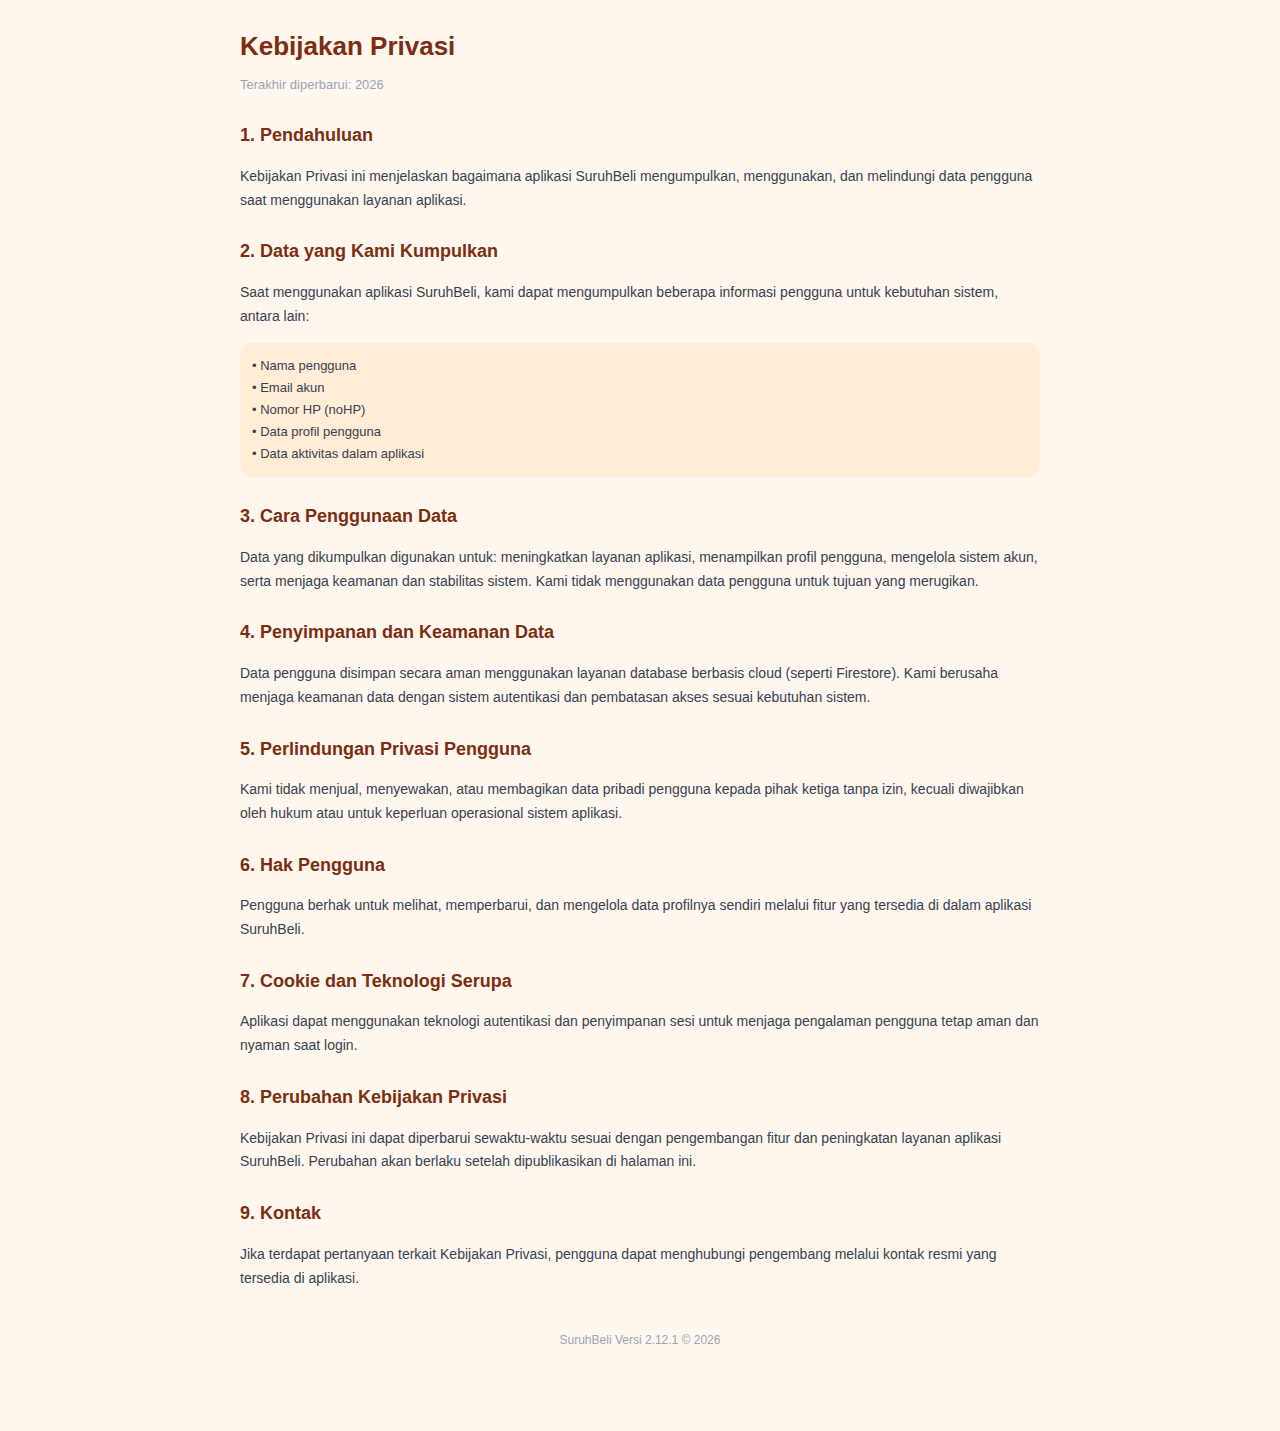
<file: kebijakan.html>
<!DOCTYPE html>
<html lang="id">
<head>
<meta charset="UTF-8">
<meta name="viewport" content="width=device-width, initial-scale=1.0, maximum-scale=1.0, user-scalable=no">
<meta name="apple-mobile-web-app-capable" content="yes">
<meta name="mobile-web-app-capable" content="yes">
<meta name="apple-mobile-web-app-status-bar-style" content="default">
<meta name="apple-mobile-web-app-title" content="SuruhBeli">
  <link rel="manifest" href="manifest.json">
  <meta name="theme-color" content="#FB923C">
  <link rel="icon" href="ikon-512.png">
<title>Kebijakan Privasi - SuruhBeli</title>

<style>
/* ===== PAGE ZOOM OUT ANIMATION (MULUS, TANPA BOUNCE) ===== */
body{
  animation: pageZoomOut 0.35s ease forwards;
  transform-origin: center;
}

@keyframes pageZoomOut{
  0%{
    opacity: 0;
    transform: scale(1.05); /* mulai sedikit lebih besar */
  }
  100%{
    opacity: 1;
    transform: scale(1);    /* normal */
  }
}
body{
  margin:0;
  font-family:'Nunito',sans-serif;
  background:#FFF7ED;
  color:#374151;
  line-height:1.7;
}

.container{
  max-width:800px;
  margin:auto;
  padding:24px 18px 80px;
}

.title{
  font-size:26px;
  font-weight:800;
  color:#7C2D12;
  margin-bottom:6px;
}

.subtitle{
  font-size:13px;
  color:#9CA3AF;
  margin-bottom:24px;
}

.section{
  margin-bottom:24px;
}

.section h2{
  font-size:18px;
  color:#7C2D12;
  margin-bottom:8px;
  font-weight:800;
}

.section p{
  font-size:14px;
}

.highlight{
  background:#FFEDD5;
  padding:12px;
  border-radius:12px;
  font-size:13px;
  margin-top:10px;
}

.footer{
  text-align:center;
  font-size:12px;
  color:#9CA3AF;
  margin-top:40px;
}
</style>
</head>
<body>

<div class="container">

  <div class="title">Kebijakan Privasi</div>
  <div class="subtitle">Terakhir diperbarui: 2026</div>

  <div class="section">
    <h2>1. Pendahuluan</h2>
    <p>
      Kebijakan Privasi ini menjelaskan bagaimana aplikasi SuruhBeli
      mengumpulkan, menggunakan, dan melindungi data pengguna saat
      menggunakan layanan aplikasi.
    </p>
  </div>

  <div class="section">
    <h2>2. Data yang Kami Kumpulkan</h2>
    <p>
      Saat menggunakan aplikasi SuruhBeli, kami dapat mengumpulkan beberapa
      informasi pengguna untuk kebutuhan sistem, antara lain:
    </p>
    <div class="highlight">
      • Nama pengguna<br>
      • Email akun<br>
      • Nomor HP (noHP)<br>
      • Data profil pengguna<br>
      • Data aktivitas dalam aplikasi
    </div>
  </div>

  <div class="section">
    <h2>3. Cara Penggunaan Data</h2>
    <p>
      Data yang dikumpulkan digunakan untuk:
      meningkatkan layanan aplikasi, menampilkan profil pengguna,
      mengelola sistem akun, serta menjaga keamanan dan stabilitas sistem.
      Kami tidak menggunakan data pengguna untuk tujuan yang merugikan.
    </p>
  </div>

  <div class="section">
    <h2>4. Penyimpanan dan Keamanan Data</h2>
    <p>
      Data pengguna disimpan secara aman menggunakan layanan database
      berbasis cloud (seperti Firestore). Kami berusaha menjaga keamanan
      data dengan sistem autentikasi dan pembatasan akses sesuai kebutuhan sistem.
    </p>
  </div>

  <div class="section">
    <h2>5. Perlindungan Privasi Pengguna</h2>
    <p>
      Kami tidak menjual, menyewakan, atau membagikan data pribadi pengguna
      kepada pihak ketiga tanpa izin, kecuali diwajibkan oleh hukum atau
      untuk keperluan operasional sistem aplikasi.
    </p>
  </div>

  <div class="section">
    <h2>6. Hak Pengguna</h2>
    <p>
      Pengguna berhak untuk melihat, memperbarui, dan mengelola data profilnya
      sendiri melalui fitur yang tersedia di dalam aplikasi SuruhBeli.
    </p>
  </div>

  <div class="section">
    <h2>7. Cookie dan Teknologi Serupa</h2>
    <p>
      Aplikasi dapat menggunakan teknologi autentikasi dan penyimpanan sesi
      untuk menjaga pengalaman pengguna tetap aman dan nyaman saat login.
    </p>
  </div>

  <div class="section">
    <h2>8. Perubahan Kebijakan Privasi</h2>
    <p>
      Kebijakan Privasi ini dapat diperbarui sewaktu-waktu sesuai dengan
      pengembangan fitur dan peningkatan layanan aplikasi SuruhBeli.
      Perubahan akan berlaku setelah dipublikasikan di halaman ini.
    </p>
  </div>

  <div class="section">
    <h2>9. Kontak</h2>
    <p>
      Jika terdapat pertanyaan terkait Kebijakan Privasi, pengguna dapat
      menghubungi pengembang melalui kontak resmi yang tersedia di aplikasi.
    </p>
  </div>

  <div class="footer">
    SuruhBeli Versi 2.12.1 © 2026
  </div>

</div>

</body>
</html>
</file>
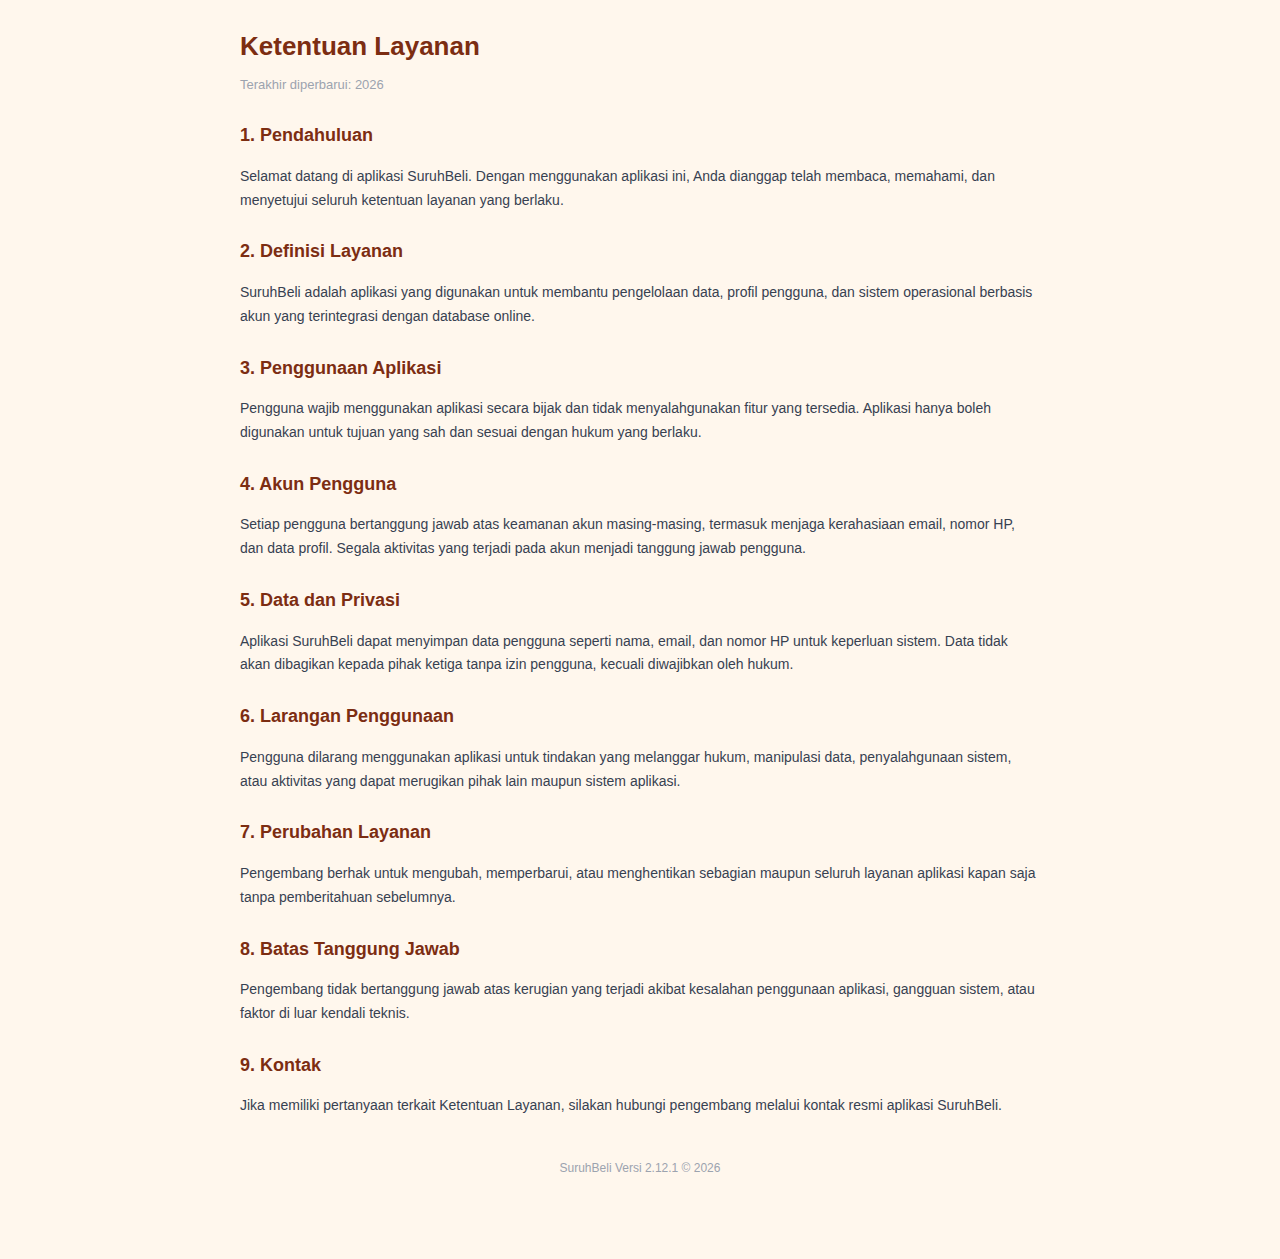
<file: ketentuan.html>
<!DOCTYPE html>
<html lang="id">
<head>
<meta charset="UTF-8">
<meta name="viewport" content="width=device-width, initial-scale=1.0, maximum-scale=1.0, user-scalable=no">
<meta name="apple-mobile-web-app-capable" content="yes">
<meta name="mobile-web-app-capable" content="yes">
<meta name="apple-mobile-web-app-status-bar-style" content="default">
<meta name="apple-mobile-web-app-title" content="SuruhBeli">
  <link rel="manifest" href="manifest.json">
  <meta name="theme-color" content="#FB923C">
  <link rel="icon" href="ikon-512.png">
<title>Ketentuan Layanan - SuruhBeli</title>

<style>
/* ===== PAGE ZOOM OUT ANIMATION (MULUS, TANPA BOUNCE) ===== */
body{
  animation: pageZoomOut 0.35s ease forwards;
  transform-origin: center;
}

@keyframes pageZoomOut{
  0%{
    opacity: 0;
    transform: scale(1.05); /* mulai sedikit lebih besar */
  }
  100%{
    opacity: 1;
    transform: scale(1);    /* normal */
  }
}
body{
  margin:0;
  font-family:'Nunito',sans-serif;
  background:#FFF7ED;
  color:#374151;
  line-height:1.7;
}

.container{
  max-width:800px;
  margin:auto;
  padding:24px 18px 80px;
}

.title{
  font-size:26px;
  font-weight:800;
  color:#7C2D12;
  margin-bottom:6px;
}

.subtitle{
  font-size:13px;
  color:#9CA3AF;
  margin-bottom:24px;
}

.section{
  margin-bottom:24px;
}

.section h2{
  font-size:18px;
  color:#7C2D12;
  margin-bottom:8px;
  font-weight:800;
}

.section p{
  font-size:14px;
}

.footer{
  text-align:center;
  font-size:12px;
  color:#9CA3AF;
  margin-top:40px;
}
</style>
</head>
<body>

<div class="container">

  <div class="title">Ketentuan Layanan</div>
  <div class="subtitle">Terakhir diperbarui: 2026</div>

  <div class="section">
    <h2>1. Pendahuluan</h2>
    <p>
      Selamat datang di aplikasi SuruhBeli. Dengan menggunakan aplikasi ini,
      Anda dianggap telah membaca, memahami, dan menyetujui seluruh ketentuan
      layanan yang berlaku.
    </p>
  </div>

  <div class="section">
    <h2>2. Definisi Layanan</h2>
    <p>
      SuruhBeli adalah aplikasi yang digunakan untuk membantu pengelolaan data,
      profil pengguna, dan sistem operasional berbasis akun yang terintegrasi
      dengan database online.
    </p>
  </div>

  <div class="section">
    <h2>3. Penggunaan Aplikasi</h2>
    <p>
      Pengguna wajib menggunakan aplikasi secara bijak dan tidak menyalahgunakan
      fitur yang tersedia. Aplikasi hanya boleh digunakan untuk tujuan yang sah
      dan sesuai dengan hukum yang berlaku.
    </p>
  </div>

  <div class="section">
    <h2>4. Akun Pengguna</h2>
    <p>
      Setiap pengguna bertanggung jawab atas keamanan akun masing-masing,
      termasuk menjaga kerahasiaan email, nomor HP, dan data profil. 
      Segala aktivitas yang terjadi pada akun menjadi tanggung jawab pengguna.
    </p>
  </div>

  <div class="section">
    <h2>5. Data dan Privasi</h2>
    <p>
      Aplikasi SuruhBeli dapat menyimpan data pengguna seperti nama, email,
      dan nomor HP untuk keperluan sistem. Data tidak akan dibagikan kepada
      pihak ketiga tanpa izin pengguna, kecuali diwajibkan oleh hukum.
    </p>
  </div>

  <div class="section">
    <h2>6. Larangan Penggunaan</h2>
    <p>
      Pengguna dilarang menggunakan aplikasi untuk tindakan yang melanggar hukum,
      manipulasi data, penyalahgunaan sistem, atau aktivitas yang dapat merugikan
      pihak lain maupun sistem aplikasi.
    </p>
  </div>

  <div class="section">
    <h2>7. Perubahan Layanan</h2>
    <p>
      Pengembang berhak untuk mengubah, memperbarui, atau menghentikan sebagian
      maupun seluruh layanan aplikasi kapan saja tanpa pemberitahuan sebelumnya.
    </p>
  </div>

  <div class="section">
    <h2>8. Batas Tanggung Jawab</h2>
    <p>
      Pengembang tidak bertanggung jawab atas kerugian yang terjadi akibat
      kesalahan penggunaan aplikasi, gangguan sistem, atau faktor di luar
      kendali teknis.
    </p>
  </div>

  <div class="section">
    <h2>9. Kontak</h2>
    <p>
      Jika memiliki pertanyaan terkait Ketentuan Layanan, silakan hubungi
      pengembang melalui kontak resmi aplikasi SuruhBeli.
    </p>
  </div>

  <div class="footer">
    SuruhBeli Versi 2.12.1 © 2026
  </div>

</div>

</body>
</html>
</file>
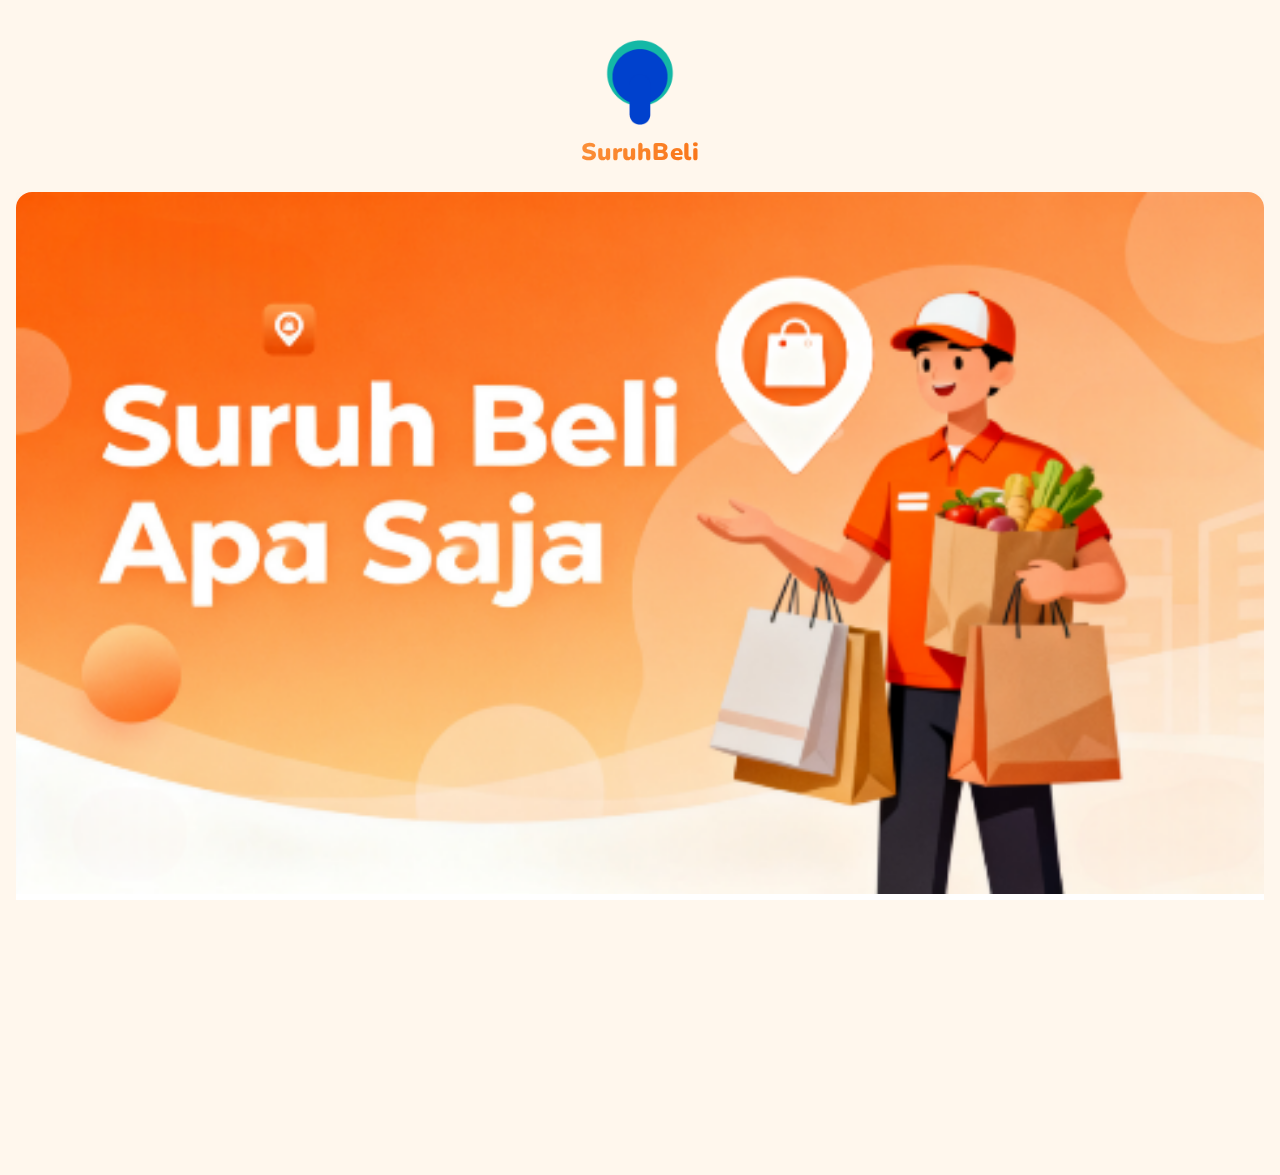
<file: page.html>
<!DOCTYPE html>
<html lang="id">
<head>
  <meta charset="UTF-8" />
  <meta name="viewport" content="width=device-width, initial-scale=1.0, maximum-scale=1.0, user-scalable=no">
  <meta name="apple-mobile-web-app-capable" content="yes">
<meta name="mobile-web-app-capable" content="yes">
<meta name="apple-mobile-web-app-status-bar-style" content="default">
<meta name="apple-mobile-web-app-title" content="SuruhBeli">
    <link rel="manifest" href="manifest.json">
    <meta name="theme-color" content="#FB923C">
    <link rel="icon" href="ikon-512.png">
    <link rel="stylesheet" href="page.css">
  <title>SuruhBeli - Selamat Datang</title>

  <link href="https://fonts.googleapis.com/css2?family=Nunito:wght@400;600;700&display=swap" rel="stylesheet">
</head>
<body>
  <!-- Header Kosong (Full Screen Feel) -->
  <header></header>

  <div class="container">

    <!-- Logo Tengah -->
    <div class="logo">
      <img src="logo.png" alt="Logo SuruhBeli">
      <h1 class="app-name">SuruhBeli</h1>
    </div>

    <!-- Banner Horizontal Scroll -->
    <section class="banner-section">
      <div class="banner-wrapper" id="slider">

        <!-- Banner 1 -->
        <div class="banner-card">
          <img src="banner1.png" alt="Banner 1">
          <div class="banner-text">
            <h1>Suruh Beli Apa Saja</h1>
            <p>Titip beli apa pun jadi lebih mudah. Dari kebutuhan harian sampai barang mendadak, kami yang belikan dan antar ke tempatmu.</p>
          </div>
        </div>

        <!-- Banner 2 -->
        <div class="banner-card">
          <img src="banner2.png" alt="Banner 2">
          <div class="banner-text">
            <h1>Belanja & Makanan</h1>
            <p>Belanja kebutuhan rumah atau pesan makanan favorit? Semua bisa kami belikan dan antar langsung ke lokasimu.</p>
          </div>
        </div>

        <!-- Banner 3 -->
        <div class="banner-card">
          <img src="banner3.png" alt="Banner 3">
          <div class="banner-text">
            <h1>COD & Khusus Wilayah</h1>
            <p>Nikmati layanan bayar di tempat (COD) dengan jangkauan khusus wilayah terdekat (Sekitar Cilamaya) agar pengiriman lebih cepat dan terjamin.</p>
          </div>
        </div>

      </div>

      <!-- Dots Indicator -->
      <div class="dots">
        <div class="dot active"></div>
        <div class="dot"></div>
        <div class="dot"></div>
      </div>
    </section>

    <!-- Tombol Masuk -->
    <div class="button-area">
      <button class="btn-masuk" onclick="window.location.href='register.html'">
        Masuk / Daftar
      </button>
    </div>

  </div>

  <!-- Footer Persetujuan -->
  <footer>
    Dengan masuk atau mendaftar, kamu menyetujui
    <a href="ketentuan.html">Ketentuan Layanan</a>
    dan
    <a href="kebijakan.html">Kebijakan Privasi</a>
  </footer>

  <!-- SCRIPT FIX DOTS HIDUP -->
  <script>
    const slider = document.getElementById("slider");
    const dots = document.querySelectorAll(".dot");

    slider.addEventListener("scroll", () => {
      const slideWidth = slider.clientWidth;
      const scrollLeft = slider.scrollLeft;
      const index = Math.round(scrollLeft / slideWidth);

      dots.forEach((dot, i) => {
        dot.classList.remove("active");
        if (i === index) {
          dot.classList.add("active");
        }
      });
    });
  </script>

</body>
</html>
</file>
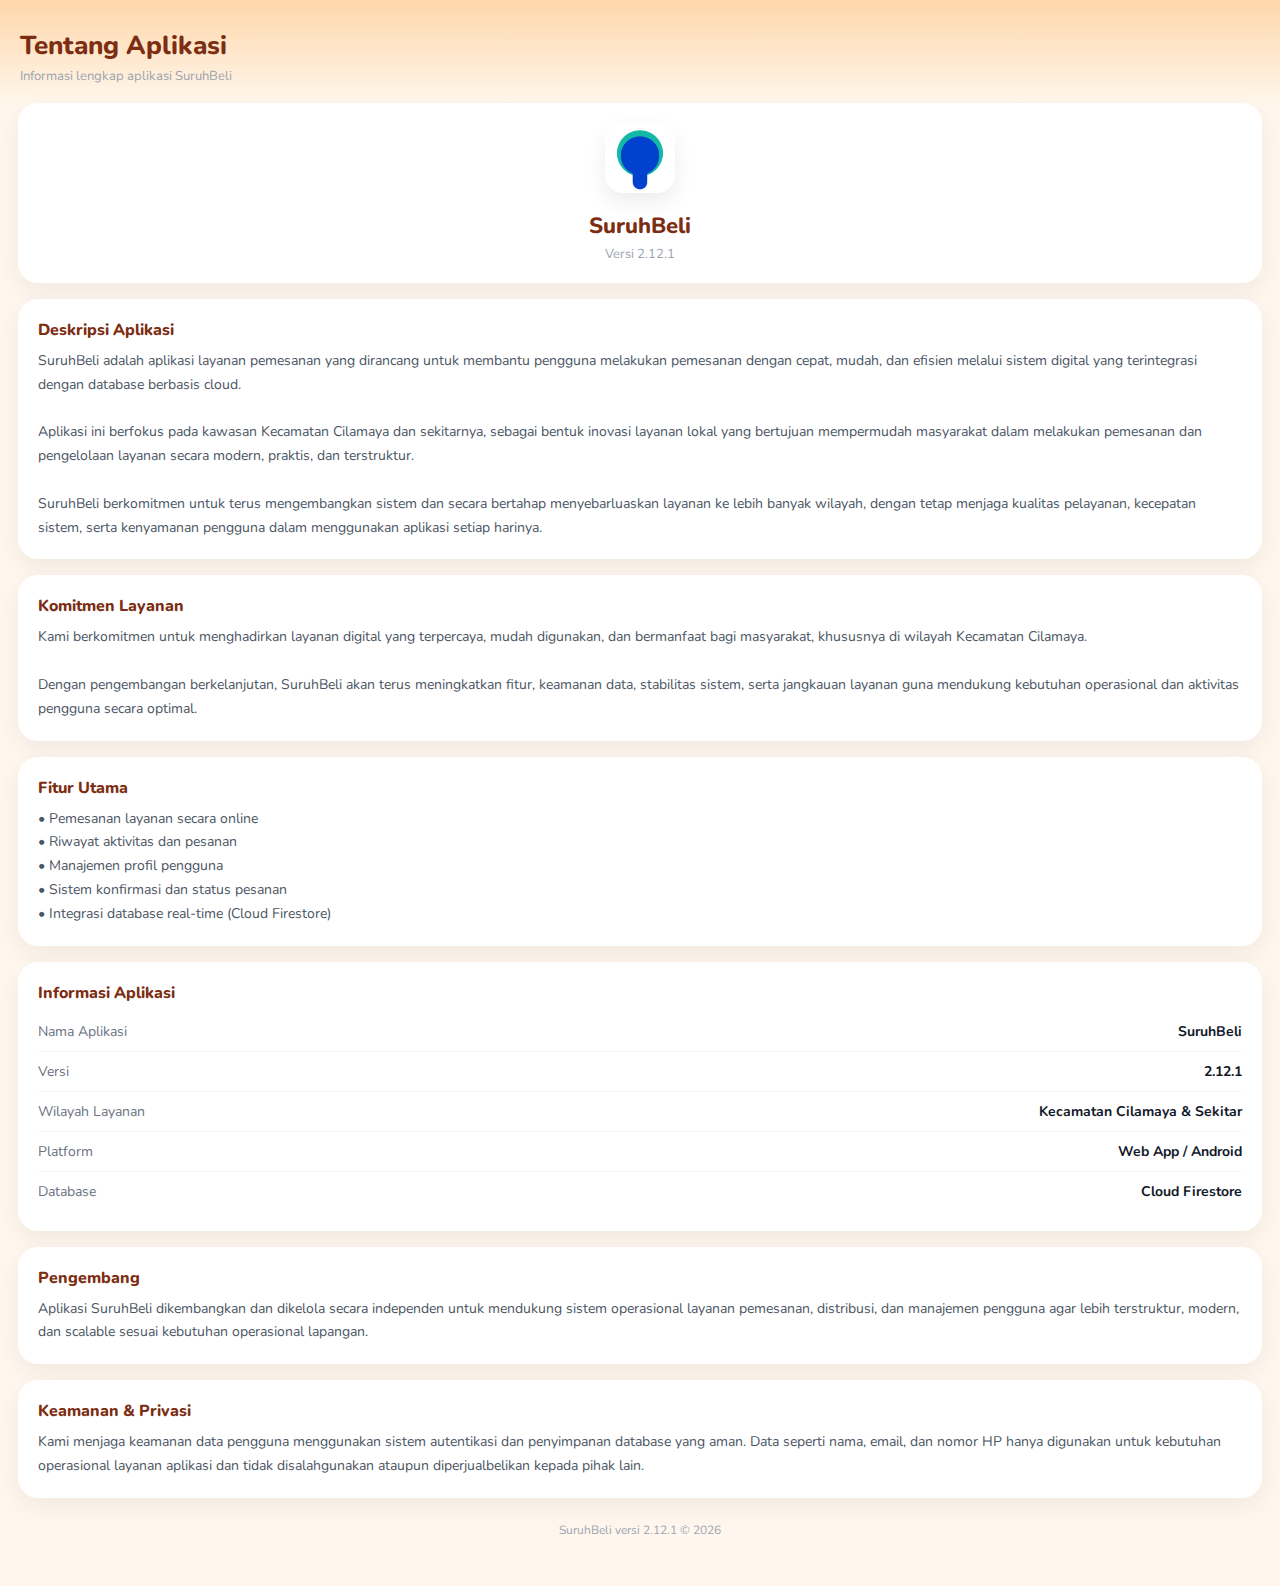
<file: tentang.html>
<!DOCTYPE html>
<html lang="id">
<head>
<meta charset="UTF-8">
<meta name="viewport" content="width=device-width, initial-scale=1.0, maximum-scale=1.0, user-scalable=no">
<meta name="apple-mobile-web-app-capable" content="yes">
<meta name="mobile-web-app-capable" content="yes">
<meta name="apple-mobile-web-app-status-bar-style" content="default">
<meta name="apple-mobile-web-app-title" content="SuruhBeli">
  <link rel="manifest" href="manifest.json">
  <meta name="theme-color" content="#FB923C">
  <link rel="icon" href="ikon-512.png">
<title>Tentang Aplikasi - SuruhBeli</title>

<!-- Font Nunito -->
<link href="https://fonts.googleapis.com/css2?family=Nunito:wght@400;600;700;800&display=swap" rel="stylesheet">

<style>
/* ===== PAGE ZOOM OUT ANIMATION (MULUS, TANPA BOUNCE) ===== */
body{
  animation: pageZoomOut 0.35s ease forwards;
  transform-origin: center;
}

@keyframes pageZoomOut{
  0%{
    opacity: 0;
    transform: scale(1.05); /* mulai sedikit lebih besar */
  }
  100%{
    opacity: 1;
    transform: scale(1);    /* normal */
  }
}
body{
  margin:0;
  font-family:'Nunito',sans-serif;
  background:#FFF7ED;
  color:#374151;
}

/* ===== HEADER ===== */
.header{
  padding:28px 20px 20px;
  background:linear-gradient(180deg,#FED7AA,#FFF7ED);
}

.app-title{
  font-size:26px;
  font-weight:800;
  color:#7C2D12;
}

.app-sub{
  font-size:13px;
  color:#9CA3AF;
  margin-top:4px;
}

/* ===== CARD ===== */
.container{
  padding:18px;
  margin-top:-20px;
}

.card{
  background:#FFFFFF;
  border-radius:20px;
  padding:20px;
  box-shadow:0 8px 24px rgba(0,0,0,0.06);
  margin-bottom:16px;
}

/* ===== APP INFO ===== */
.app-logo{
  width:70px;
  height:70px;
  border-radius:18px;
  object-fit:cover;
  margin-bottom:12px;
  box-shadow:0 8px 20px rgba(0,0,0,0.08);
}

.app-name{
  font-size:22px;
  font-weight:800;
  color:#7C2D12;
}

.version{
  font-size:13px;
  color:#9CA3AF;
  margin-top:4px;
}

/* ===== SECTION ===== */
.section-title{
  font-size:16px;
  font-weight:800;
  color:#7C2D12;
  margin-bottom:8px;
}

.section-text{
  font-size:14px;
  line-height:1.7;
  color:#4B5563;
}

/* ===== INFO LIST ===== */
.info-item{
  display:flex;
  justify-content:space-between;
  padding:10px 0;
  border-bottom:1px solid #F3F4F6;
  font-size:14px;
}

.info-item:last-child{
  border-bottom:none;
}

.label{
  color:#6B7280;
}

.value{
  font-weight:700;
  color:#111827;
}

/* ===== FOOTER ===== */
.footer{
  text-align:center;
  font-size:12px;
  color:#9CA3AF;
  margin-top:24px;
  padding-bottom:30px;
}
</style>
</head>
<body>

<!-- HEADER -->
<div class="header">
  <div class="app-title">Tentang Aplikasi</div>
  <div class="app-sub">Informasi lengkap aplikasi SuruhBeli</div>
</div>

<div class="container">

  <!-- CARD APP UTAMA (LOGO DIGANTI) -->
  <div class="card" style="text-align:center;">
    <img src="logo.png" alt="Logo SuruhBeli" class="app-logo"
         onerror="this.src='default.png'">
    <div class="app-name">SuruhBeli</div>
    <div class="version">Versi 2.12.1</div>
  </div>

  <!-- DESKRIPSI APLIKASI (REVISI WILAYAH CILAMAYA) -->
  <div class="card">
    <div class="section-title">Deskripsi Aplikasi</div>
    <div class="section-text">
      SuruhBeli adalah aplikasi layanan pemesanan yang dirancang untuk membantu
      pengguna melakukan pemesanan dengan cepat, mudah, dan efisien melalui
      sistem digital yang terintegrasi dengan database berbasis cloud.
      <br><br>
      Aplikasi ini berfokus pada kawasan Kecamatan Cilamaya dan sekitarnya,
      sebagai bentuk inovasi layanan lokal yang bertujuan mempermudah masyarakat
      dalam melakukan pemesanan dan pengelolaan layanan secara modern,
      praktis, dan terstruktur.
      <br><br>
      SuruhBeli berkomitmen untuk terus mengembangkan sistem dan secara bertahap
      menyebarluaskan layanan ke lebih banyak wilayah, dengan tetap menjaga
      kualitas pelayanan, kecepatan sistem, serta kenyamanan pengguna dalam
      menggunakan aplikasi setiap harinya.
    </div>
  </div>

  <!-- KOMITMEN LAYANAN -->
  <div class="card">
    <div class="section-title">Komitmen Layanan</div>
    <div class="section-text">
      Kami berkomitmen untuk menghadirkan layanan digital yang terpercaya,
      mudah digunakan, dan bermanfaat bagi masyarakat, khususnya di wilayah
      Kecamatan Cilamaya.
      <br><br>
      Dengan pengembangan berkelanjutan, SuruhBeli akan terus meningkatkan
      fitur, keamanan data, stabilitas sistem, serta jangkauan layanan guna
      mendukung kebutuhan operasional dan aktivitas pengguna secara optimal.
    </div>
  </div>

  <!-- FITUR UTAMA -->
  <div class="card">
    <div class="section-title">Fitur Utama</div>
    <div class="section-text">
      • Pemesanan layanan secara online<br>
      • Riwayat aktivitas dan pesanan<br>
      • Manajemen profil pengguna<br>
      • Sistem konfirmasi dan status pesanan<br>
      • Integrasi database real-time (Cloud Firestore)
    </div>
  </div>

  <!-- INFORMASI APLIKASI -->
  <div class="card">
    <div class="section-title">Informasi Aplikasi</div>
    <div class="info-item">
      <div class="label">Nama Aplikasi</div>
      <div class="value">SuruhBeli</div>
    </div>
    <div class="info-item">
      <div class="label">Versi</div>
      <div class="value">2.12.1</div>
    </div>
    <div class="info-item">
      <div class="label">Wilayah Layanan</div>
      <div class="value">Kecamatan Cilamaya & Sekitar</div>
    </div>
    <div class="info-item">
      <div class="label">Platform</div>
      <div class="value">Web App / Android</div>
    </div>
    <div class="info-item">
      <div class="label">Database</div>
      <div class="value">Cloud Firestore</div>
    </div>
  </div>

  <!-- DEVELOPER -->
  <div class="card">
    <div class="section-title">Pengembang</div>
    <div class="section-text">
      Aplikasi SuruhBeli dikembangkan dan dikelola secara independen
      untuk mendukung sistem operasional layanan pemesanan, distribusi,
      dan manajemen pengguna agar lebih terstruktur, modern, dan scalable
      sesuai kebutuhan operasional lapangan.
    </div>
  </div>

  <!-- KEAMANAN -->
  <div class="card">
    <div class="section-title">Keamanan & Privasi</div>
    <div class="section-text">
      Kami menjaga keamanan data pengguna menggunakan sistem autentikasi
      dan penyimpanan database yang aman. Data seperti nama, email, dan nomor HP
      hanya digunakan untuk kebutuhan operasional layanan aplikasi dan tidak
      disalahgunakan ataupun diperjualbelikan kepada pihak lain.
    </div>
  </div>

  <!-- FOOTER -->
  <div class="footer">
    SuruhBeli versi 2.12.1 © 2026
  </div>

</div>

</body>
</html>
</file>
<file: page.css>
html, body {
  overscroll-behavior: none;
  overflow-x: hidden;
} 
* {
  margin: 0;
  padding: 0;
  box-sizing: border-box;
  font-family: 'Nunito', sans-serif;
  -webkit-tap-highlight-color: transparent;
  user-select:none;
  -webkit-user-select:none;
  outline:none;
}

body {
  background: #FFF7ED; /* Cream */
  color: #7C2D12; /* Coklat Soft */
  height: 100vh;
  display: flex;
  flex-direction: column;
}

header {
  height: 24px; /* Kosong untuk gal/fullscreen spacing */
  width: 100%;
}

.container {
  flex: 1;
  display: flex;
  flex-direction: column;
  align-items: center;
  justify-content: space-between;
  padding: 20px 16px 10px;
}

.logo {
  display: flex;
  flex-direction: column; /* Biar teks di bawah logo */
  justify-content: center;
  align-items: center;
  margin-top: 10px;
  margin-bottom: 14px;
  gap: 6px; /* Jarak logo & teks */
}

.logo img {
  width: 100px;
  height: auto;
  object-fit: contain;
}

/* Nama App di bawah logo */
.app-name {
  font-size: 24px;
  font-weight: 900;
  background: linear-gradient(135deg, #FB923C, #F97316);
  -webkit-background-clip: text;
  -webkit-text-fill-color: transparent;
  letter-spacing: 0.5px;
}

.banner-section {
  width: 100%;
  margin-top: 10px;
}

/* SLIDER FIX */
.banner-wrapper {
  display: flex;
  overflow-x: auto;
  scroll-snap-type: x mandatory;
  scroll-behavior: smooth;
  gap: 16px;
  padding-bottom: 10px;
  -webkit-overflow-scrolling: touch;
}

.banner-wrapper::-webkit-scrollbar {
  display: none;
}

.banner-card {
  min-width: 100%;
  flex: 0 0 100%;
  scroll-snap-align: center;
  background: #ffffff;
  border-radius: 16px;
  box-shadow: 0 8px 20px rgba(0,0,0,0.05);
  overflow: hidden;
}

.banner-card img {
  width: 100%;
  aspect-ratio: 16/9;
  object-fit: cover;
  display: block;
}

.banner-text {
  padding: 14px;
  text-align: left;
}

.banner-text h1 {
  font-size: 18px;
  margin-bottom: 6px;
  color: #7C2D12;
}

.banner-text p {
  font-size: 14px;
  color: #6b4a3a;
  line-height: 1.5;
}

/* DOTS */
.dots {
  display: flex;
  justify-content: center;
  gap: 8px;
  margin-top: 10px;
}

.dot {
  width: 8px;
  height: 8px;
  border-radius: 50%;
  background: #FED7AA;
  transition: all 0.3s ease;
}

.dot.active {
  width: 22px;
  border-radius: 20px;
  background: #FB923C; /* Oranye Brand */
}

.button-area {
  width: 100%;
  margin-top: 20px;
}

.btn-masuk {
  width: 100%;
  padding: 14px;
  border: none;
  border-radius: 14px;
  background: #FB923C; /* Oranye */
  color: white;
  font-size: 16px;
  font-weight: 700;
  cursor: pointer;
  transition: 0.2s ease;
}

.btn-masuk:active {
  transform: scale(0.98);
}

footer {
  text-align: center;
  font-size: 15px;
  color: #8a6a58;
  padding: 10px 6px 60px;
  line-height: 1.6;
}

footer a {
  color: #FB923C;
  text-decoration: none;
  font-weight: 600;
}
</file>
